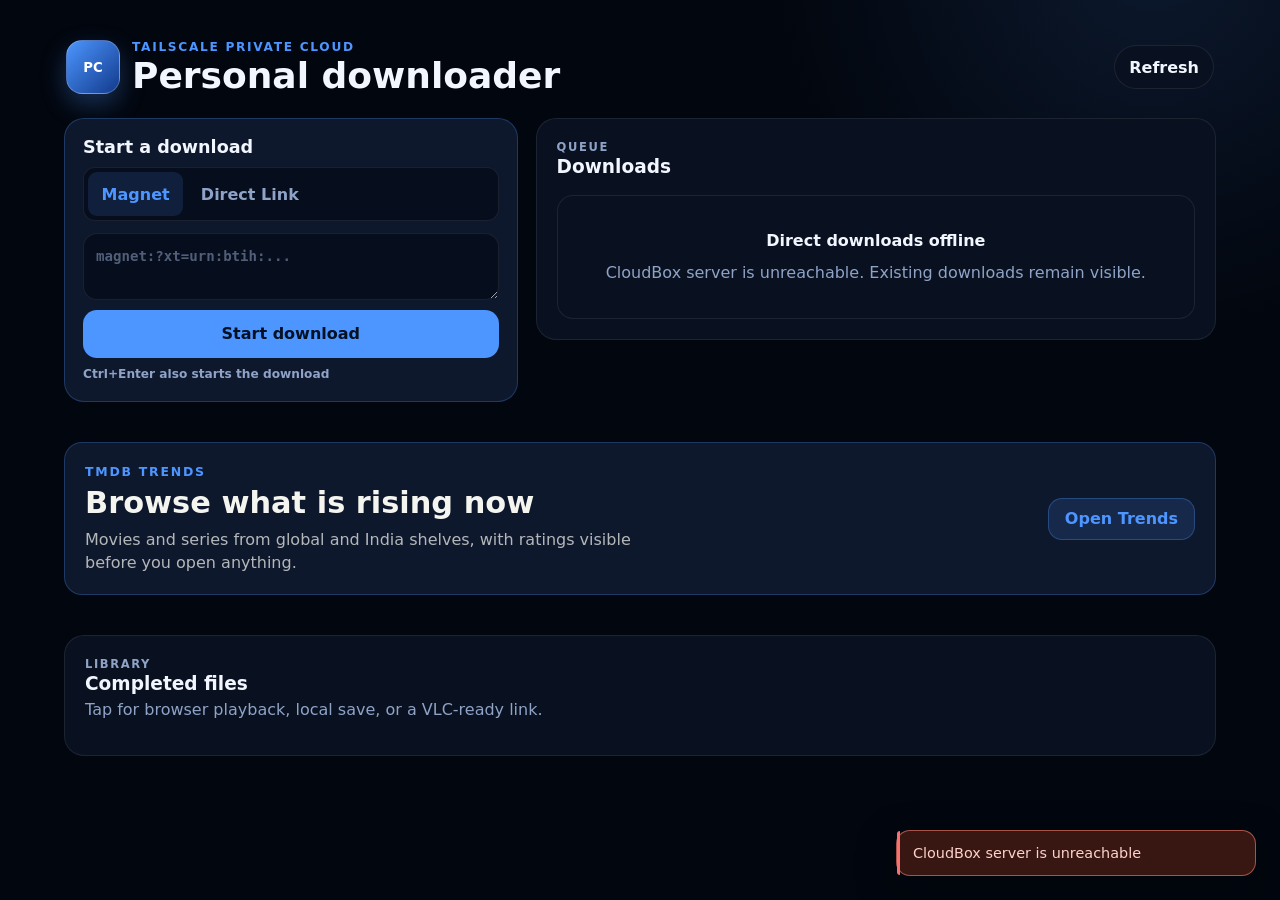
<file: frontend/index.html>
<!doctype html>
<html lang="en">
  <head>
    <meta charset="utf-8">
    <meta name="viewport" content="width=device-width, initial-scale=1">
    <title>Personal Cloud Downloader</title>
    <link rel="stylesheet" href="style.css?v=phase6-20260728">
  </head>
  <body>
    <main class="shell">
      <header class="topbar">
        <div class="brand-mark" aria-hidden="true">PC</div>
        <div class="brand-copy">
          <p class="eyebrow">Tailscale private cloud</p>
          <h1>Personal downloader</h1>
        </div>
        <button id="refreshButton" class="ghost-button" type="button" aria-label="Refresh downloads">Refresh</button>
      </header>

      <div class="dashboard-grid">
        <section class="command-panel dl-composer" aria-labelledby="addTitle">
          <div class="section-heading">
            <h2 id="addTitle">Start a download</h2>
          </div>
          <label class="magnet-field">
            <span class="visually-hidden">Magnet link</span>
            <textarea id="magnetLink" rows="2" placeholder="magnet:?xt=urn:btih:..." aria-describedby="magnetKeyboardHint"></textarea>
          </label>
          <button id="addMagnetButton" class="primary-button" type="button">Start download</button>
          <small id="magnetKeyboardHint" class="keyboard-hint">Ctrl+Enter also starts the download</small>
          <p id="status" class="status-line" role="status" aria-live="polite">Connecting to private backend...</p>
        </section>

        <section class="content-section queue-panel" aria-labelledby="torrentsTitle">
          <div class="section-heading row-heading">
            <div>
              <p class="panel-kicker">Queue</p>
              <h2 id="torrentsTitle">Downloads</h2>
              <div id="queueSummary" class="dl-summary"></div>
            </div>
            <span id="lastUpdated" class="last-updated"></span>
          </div>
          <div id="torrentList" class="stack"></div>
        </section>

        <section class="content-section files-panel" aria-labelledby="completedTitle">
          <div class="section-heading">
            <p class="panel-kicker">Library</p>
            <h2 id="completedTitle">Completed files</h2>
            <p>Tap for browser playback, local save, or a VLC-ready link.</p>
          </div>
          <div id="completedFiles" class="stack"></div>
        </section>
      </div>
    </main>

    <script src="app.js?v=direct-remove-confirm-20260817"></script>
  </body>
</html>
</file>
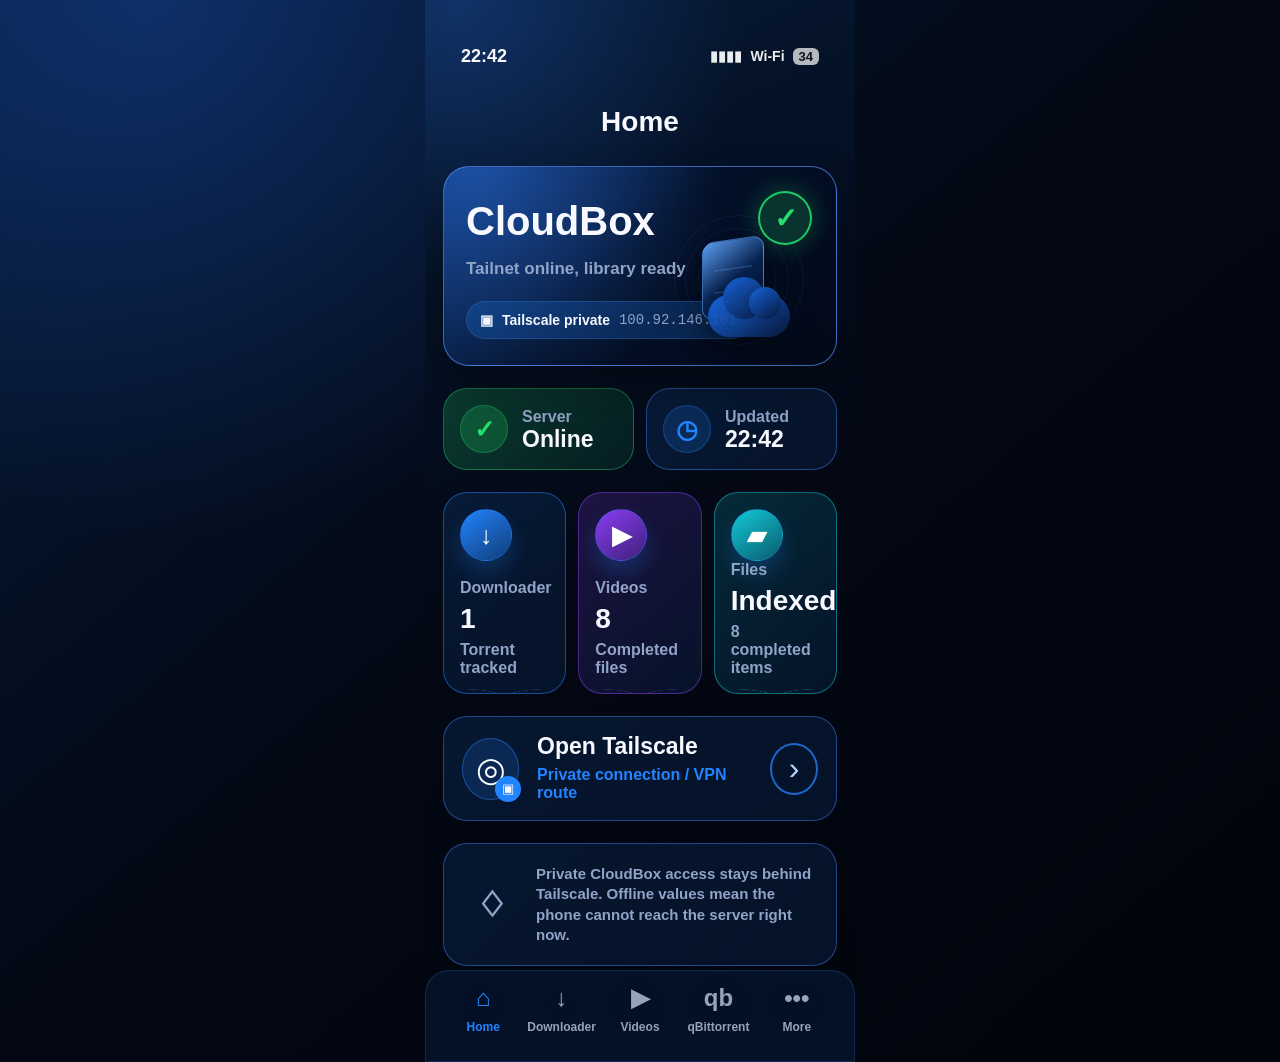
<file: design-previews/home-dashboard/index.html>
<!-- Design preview only. This file is not app runtime and makes no backend calls. -->
<!doctype html>
<html lang="en">
<head>
  <meta charset="utf-8">
  <meta name="viewport" content="width=device-width, initial-scale=1">
  <title>CloudBox Home Preview</title>
  <style>
    :root {
      color-scheme: dark;
      --bg: #030814;
      --panel: #06152d;
      --panel-2: #081d3d;
      --line: rgba(63, 126, 239, 0.48);
      --text: #f7f9ff;
      --muted: #91a3c7;
      --blue: #2384ff;
      --green: #24e06b;
      --purple: #8b3df4;
      --cyan: #13c9d9;
    }

    * {
      box-sizing: border-box;
    }

    body {
      margin: 0;
      min-height: 100vh;
      display: grid;
      place-items: center;
      background:
        radial-gradient(circle at 12% 0%, rgba(38, 113, 255, 0.26), transparent 34rem),
        linear-gradient(140deg, #061b39 0%, var(--bg) 48%, #01040c 100%);
      color: var(--text);
      font-family: -apple-system, BlinkMacSystemFont, "SF Pro Display", "Segoe UI", sans-serif;
    }

    .phone {
      width: min(100vw, 430px);
      min-height: min(100vh, 932px);
      position: relative;
      overflow: hidden;
      padding: 42px 18px 96px;
      background:
        radial-gradient(circle at 8% 0%, rgba(51, 124, 255, 0.25), transparent 18rem),
        linear-gradient(155deg, #061a35 0%, #030814 50%, #01040c 100%);
    }

    .status {
      height: 28px;
      display: flex;
      align-items: center;
      justify-content: space-between;
      padding: 0 18px;
      font-size: 18px;
      font-weight: 700;
      letter-spacing: 0;
    }

    .status-icons {
      display: flex;
      gap: 8px;
      align-items: center;
      color: rgba(255, 255, 255, 0.92);
      font-size: 14px;
    }

    .battery {
      padding: 1px 6px;
      border-radius: 6px;
      background: rgba(255, 255, 255, 0.70);
      color: #10141c;
      font-size: 13px;
      font-weight: 800;
    }

    .nav-title {
      margin: 36px 0 28px;
      text-align: center;
      font-size: 28px;
      font-weight: 800;
    }

    .stack {
      display: grid;
      gap: 22px;
    }

    .hero {
      min-height: 174px;
      position: relative;
      overflow: hidden;
      border-radius: 26px;
      padding: 34px 22px 26px;
      background:
        radial-gradient(circle at 9% 0%, rgba(54, 132, 255, 0.42), transparent 15rem),
        linear-gradient(135deg, #0b2d66 0%, #031028 48%, #020817 100%);
      border: 1px solid rgba(89, 144, 255, 0.68);
      box-shadow: 0 22px 44px rgba(0, 0, 0, 0.28);
    }

    .hero h1 {
      margin: 0;
      max-width: 210px;
      font-size: 40px;
      line-height: 1;
      letter-spacing: 0;
    }

    .subtitle {
      margin: 18px 0 22px;
      color: var(--muted);
      font-size: 17px;
      font-weight: 600;
    }

    .pill {
      width: fit-content;
      display: flex;
      gap: 9px;
      align-items: center;
      padding: 10px 13px;
      border-radius: 999px;
      background: rgba(35, 132, 255, 0.22);
      border: 1px solid rgba(80, 147, 255, 0.22);
      color: var(--text);
      font-size: 14px;
      font-weight: 800;
      white-space: nowrap;
    }

    .pill span:last-child {
      color: var(--muted);
      font-family: ui-monospace, SFMono-Regular, Menlo, monospace;
      font-weight: 500;
    }

    .badge {
      position: absolute;
      top: 24px;
      right: 24px;
      width: 54px;
      height: 54px;
      display: grid;
      place-items: center;
      border-radius: 50%;
      background: rgba(36, 224, 107, 0.18);
      border: 2px solid rgba(36, 224, 107, 0.88);
      color: var(--green);
      font-size: 28px;
      font-weight: 900;
      box-shadow: 0 0 26px rgba(36, 224, 107, 0.30);
    }

    .hero-art {
      position: absolute;
      right: 36px;
      bottom: 26px;
      width: 126px;
      height: 118px;
      opacity: 0.92;
    }

    .ring {
      position: absolute;
      inset: 0;
      margin: auto;
      border: 1px solid rgba(65, 131, 255, 0.12);
      border-radius: 50%;
    }

    .ring:nth-child(1) { width: 78px; height: 78px; }
    .ring:nth-child(2) { width: 104px; height: 104px; }
    .ring:nth-child(3) { width: 130px; height: 130px; }

    .server {
      position: absolute;
      left: 28px;
      top: 18px;
      width: 62px;
      height: 78px;
      border-radius: 12px;
      transform: skewY(-8deg);
      background: linear-gradient(145deg, #62a8ff, #082453 52%, #03132d);
      border: 1px solid rgba(97, 164, 255, 0.65);
      box-shadow: 0 16px 28px rgba(0, 0, 0, 0.35);
    }

    .server::before,
    .server::after {
      content: "";
      position: absolute;
      left: 11px;
      right: 11px;
      height: 1px;
      background: rgba(113, 181, 255, 0.36);
    }

    .server::before { top: 28px; }
    .server::after { top: 50px; }

    .cloud {
      position: absolute;
      right: 10px;
      bottom: 2px;
      width: 82px;
      height: 42px;
      border-radius: 30px;
      background: linear-gradient(145deg, #1a6bed, #061a3d);
      filter: drop-shadow(0 14px 16px rgba(0, 0, 0, 0.35));
    }

    .cloud::before,
    .cloud::after {
      content: "";
      position: absolute;
      bottom: 18px;
      border-radius: 50%;
      background: inherit;
    }

    .cloud::before {
      left: 15px;
      width: 42px;
      height: 42px;
    }

    .cloud::after {
      right: 9px;
      width: 32px;
      height: 32px;
    }

    .two {
      display: grid;
      grid-template-columns: 1fr 1fr;
      gap: 12px;
    }

    .status-card,
    .metric,
    .action,
    .note {
      border-radius: 24px;
      background: linear-gradient(135deg, rgba(35, 132, 255, 0.13), rgba(6, 21, 45, 0.88));
      border: 1px solid var(--line);
    }

    .status-card {
      min-height: 82px;
      display: flex;
      gap: 14px;
      align-items: center;
      padding: 16px;
    }

    .status-card.online {
      background: linear-gradient(135deg, rgba(36, 224, 107, 0.22), rgba(6, 34, 38, 0.78));
      border-color: rgba(36, 224, 107, 0.38);
    }

    .icon {
      width: 48px;
      height: 48px;
      display: grid;
      place-items: center;
      border-radius: 50%;
      background: rgba(35, 132, 255, 0.18);
      color: var(--blue);
      border: 1px solid rgba(35, 132, 255, 0.30);
      font-size: 25px;
      font-weight: 900;
    }

    .online .icon {
      background: rgba(36, 224, 107, 0.20);
      color: var(--green);
      border-color: rgba(36, 224, 107, 0.30);
    }

    .label {
      color: var(--muted);
      font-size: 16px;
      font-weight: 600;
    }

    .value {
      margin-top: 2px;
      color: var(--text);
      font-size: 23px;
      line-height: 1;
      font-weight: 800;
    }

    .metrics {
      display: grid;
      grid-template-columns: repeat(3, 1fr);
      gap: 12px;
    }

    .metric {
      min-height: 160px;
      position: relative;
      overflow: hidden;
      padding: 16px;
      display: flex;
      flex-direction: column;
    }

    .metric.blue { border-color: rgba(35, 132, 255, 0.50); }
    .metric.purple { border-color: rgba(139, 61, 244, 0.50); background: linear-gradient(135deg, rgba(139, 61, 244, 0.20), rgba(6, 21, 45, 0.88)); }
    .metric.cyan { border-color: rgba(19, 201, 217, 0.48); background: linear-gradient(135deg, rgba(19, 201, 217, 0.18), rgba(6, 21, 45, 0.88)); }

    .metric .icon {
      width: 52px;
      height: 52px;
      color: #fff;
      background: linear-gradient(145deg, var(--blue), rgba(35, 132, 255, 0.35));
      box-shadow: 0 12px 22px rgba(35, 132, 255, 0.24);
    }

    .metric.purple .icon { background: linear-gradient(145deg, var(--purple), rgba(139, 61, 244, 0.35)); }
    .metric.cyan .icon { background: linear-gradient(145deg, var(--cyan), rgba(19, 201, 217, 0.35)); }

    .metric-copy {
      margin-top: auto;
      position: relative;
      z-index: 2;
    }

    .metric .value {
      margin: 8px 0 8px;
      font-size: 28px;
    }

    .wave {
      position: absolute;
      left: -10px;
      right: -10px;
      bottom: -10px;
      height: 46px;
      opacity: 0.34;
      background:
        radial-gradient(70% 60% at 20% 100%, transparent 49%, currentColor 50%, transparent 52%),
        radial-gradient(70% 60% at 80% 100%, transparent 49%, currentColor 50%, transparent 52%);
      color: var(--blue);
    }

    .purple .wave { color: var(--purple); }
    .cyan .wave { color: var(--cyan); }

    .action {
      min-height: 82px;
      display: flex;
      align-items: center;
      gap: 18px;
      padding: 18px;
    }

    .action .globe {
      width: 62px;
      height: 62px;
      position: relative;
      display: grid;
      place-items: center;
      border-radius: 50%;
      background: rgba(35, 132, 255, 0.17);
      border: 1px solid rgba(35, 132, 255, 0.46);
      font-size: 34px;
    }

    .lock {
      position: absolute;
      right: -3px;
      bottom: -3px;
      width: 26px;
      height: 26px;
      display: grid;
      place-items: center;
      border-radius: 50%;
      background: var(--blue);
      font-size: 13px;
    }

    .action h2 {
      margin: 0;
      font-size: 23px;
      line-height: 1;
    }

    .action p {
      margin: 8px 0 0;
      color: var(--blue);
      font-size: 16px;
      font-weight: 600;
    }

    .chev {
      margin-left: auto;
      width: 52px;
      height: 52px;
      display: grid;
      place-items: center;
      border-radius: 50%;
      border: 2px solid rgba(35, 132, 255, 0.75);
      color: #b6d2ff;
      font-size: 32px;
    }

    .note {
      display: flex;
      gap: 18px;
      align-items: center;
      padding: 20px;
      color: var(--muted);
      font-size: 15px;
      font-weight: 600;
      line-height: 1.35;
    }

    .note-icon {
      width: 54px;
      text-align: center;
      font-size: 35px;
      flex: 0 0 auto;
    }

    .tabs {
      position: absolute;
      left: 0;
      right: 0;
      bottom: 0;
      height: 92px;
      display: grid;
      grid-template-columns: repeat(5, 1fr);
      padding: 12px 18px 24px;
      background: rgba(6, 21, 45, 0.82);
      border: 1px solid rgba(67, 120, 209, 0.25);
      border-radius: 24px 24px 0 0;
      backdrop-filter: blur(18px);
    }

    .tab {
      display: grid;
      place-items: center;
      gap: 4px;
      color: rgba(194, 205, 224, 0.78);
      font-size: 12px;
      font-weight: 600;
    }

    .tab strong {
      color: var(--blue);
    }

    .tab-icon {
      font-size: 24px;
      line-height: 1;
      filter: drop-shadow(0 6px 12px rgba(0, 0, 0, 0.25));
    }

    @media (max-width: 390px) {
      .phone {
        padding-left: 14px;
        padding-right: 14px;
      }

      .hero h1 {
        font-size: 34px;
      }

      .hero-art {
        width: 104px;
        right: 22px;
        opacity: 0.72;
      }

      .metrics {
        gap: 10px;
      }

      .metric {
        min-height: 148px;
        padding: 13px;
      }

      .metric .icon {
        width: 46px;
        height: 46px;
      }

      .label {
        font-size: 14px;
      }
    }
  </style>
</head>
<body>
  <main class="phone" aria-label="CloudBox Home dashboard preview">
    <div class="status">
      <div>22:42</div>
      <div class="status-icons">
        <span>▮▮▮▮</span>
        <span>Wi-Fi</span>
        <span class="battery">34</span>
      </div>
    </div>

    <div class="nav-title">Home</div>

    <section class="stack">
      <article class="hero">
        <h1>CloudBox</h1>
        <p class="subtitle">Tailnet online, library ready</p>
        <div class="pill">
          <span>▣</span>
          <span>Tailscale private</span>
          <span>100.92.146.101</span>
        </div>
        <div class="badge">✓</div>
        <div class="hero-art" aria-hidden="true">
          <div class="ring"></div>
          <div class="ring"></div>
          <div class="ring"></div>
          <div class="server"></div>
          <div class="cloud"></div>
        </div>
      </article>

      <section class="two">
        <article class="status-card online">
          <div class="icon">✓</div>
          <div>
            <div class="label">Server</div>
            <div class="value">Online</div>
          </div>
        </article>
        <article class="status-card">
          <div class="icon">◷</div>
          <div>
            <div class="label">Updated</div>
            <div class="value">22:42</div>
          </div>
        </article>
      </section>

      <section class="metrics">
        <article class="metric blue">
          <div class="icon">↓</div>
          <div class="metric-copy">
            <div class="label">Downloader</div>
            <div class="value">1</div>
            <div class="label">Torrent tracked</div>
          </div>
          <div class="wave"></div>
        </article>
        <article class="metric purple">
          <div class="icon">▶</div>
          <div class="metric-copy">
            <div class="label">Videos</div>
            <div class="value">8</div>
            <div class="label">Completed files</div>
          </div>
          <div class="wave"></div>
        </article>
        <article class="metric cyan">
          <div class="icon">▰</div>
          <div class="metric-copy">
            <div class="label">Files</div>
            <div class="value">Indexed</div>
            <div class="label">8 completed items</div>
          </div>
          <div class="wave"></div>
        </article>
      </section>

      <article class="action">
        <div class="globe">◎<span class="lock">▣</span></div>
        <div>
          <h2>Open Tailscale</h2>
          <p>Private connection / VPN route</p>
        </div>
        <div class="chev">›</div>
      </article>

      <article class="note">
        <div class="note-icon">♢</div>
        <div>Private CloudBox access stays behind Tailscale. Offline values mean the phone cannot reach the server right now.</div>
      </article>
    </section>

    <nav class="tabs" aria-label="Tab bar preview">
      <div class="tab"><strong class="tab-icon">⌂</strong><strong>Home</strong></div>
      <div class="tab"><span class="tab-icon">↓</span><span>Downloader</span></div>
      <div class="tab"><span class="tab-icon">▶</span><span>Videos</span></div>
      <div class="tab"><span class="tab-icon">qb</span><span>qBittorrent</span></div>
      <div class="tab"><span class="tab-icon">•••</span><span>More</span></div>
    </nav>
  </main>
</body>
</html>
</file>
<file: frontend/style.css>
:root {
  color-scheme: light;
  font-family: ui-sans-serif, system-ui, -apple-system, BlinkMacSystemFont, "Segoe UI", sans-serif;
  background: oklch(96% 0.012 205);
  color: oklch(20% 0.026 220);
  --page: oklch(96% 0.012 205);
  --ink: oklch(20% 0.026 220);
  --surface: oklch(99% 0.007 205);
  --surface-strong: oklch(93.8% 0.018 205);
  --panel: oklch(26% 0.038 225);
  --panel-soft: oklch(32% 0.045 220);
  --panel-ink: oklch(96% 0.009 205);
  --line: oklch(85% 0.022 205);
  --muted: oklch(48% 0.025 220);
  --accent: oklch(56% 0.13 169);
  --accent-strong: oklch(43% 0.11 169);
  --accent-soft: oklch(92% 0.055 169);
  --danger: oklch(50% 0.14 28);
  --danger-soft: oklch(95% 0.03 28);
  --ok-soft: oklch(93% 0.055 150);
  --wait-soft: oklch(93% 0.02 235);
  --radius: 22px;
  --shadow: 0 24px 60px oklch(45% 0.035 220 / 0.16);
}

* {
  box-sizing: border-box;
}

.visually-hidden {
  position: absolute;
  width: 1px;
  height: 1px;
  padding: 0;
  margin: -1px;
  overflow: hidden;
  clip: rect(0, 0, 0, 0);
  clip-path: inset(50%);
  white-space: nowrap;
  border: 0;
}

body {
  margin: 0;
  min-height: 100vh;
  background:
    linear-gradient(135deg, oklch(89% 0.035 185) 0 22%, transparent 22%),
    radial-gradient(circle at 85% 8%, oklch(88% 0.045 155), transparent 24rem),
    linear-gradient(180deg, oklch(98% 0.009 205), var(--page));
}

button,
textarea {
  font: inherit;
}

button {
  border: 0;
  cursor: pointer;
}

button:disabled {
  cursor: wait;
  opacity: 0.68;
}

.shell {
  width: min(1180px, 100%);
  margin: 0 auto;
  padding: 16px 14px calc(120px + env(safe-area-inset-bottom));
}

.topbar {
  display: flex;
  align-items: center;
  gap: 12px;
  padding: 8px 2px 16px;
}

.brand-mark {
  display: grid;
  place-items: center;
  flex: 0 0 46px;
  width: 46px;
  height: 46px;
  border-radius: 16px;
  background: var(--panel);
  color: var(--panel-ink);
  font-size: 0.83rem;
  font-weight: 900;
  box-shadow: 0 12px 28px oklch(35% 0.04 220 / 0.22);
}

.brand-copy {
  min-width: 0;
  flex: 1;
}

.eyebrow,
.section-heading p,
.meta,
.empty,
.status-line,
.last-updated,
.panel-kicker {
  color: var(--muted);
}

.eyebrow {
  margin: 0 0 4px;
  font-size: 0.76rem;
  font-weight: 800;
  letter-spacing: 0.08em;
  text-transform: uppercase;
}

h1,
h2,
h3,
p {
  margin-top: 0;
}

h1 {
  margin-bottom: 0;
  font-size: clamp(1.35rem, 4vw, 2.25rem);
  line-height: 1;
  letter-spacing: 0;
}

h2 {
  margin-bottom: 4px;
  font-size: 1.16rem;
}

h3 {
  margin-bottom: 8px;
  font-size: 1rem;
  line-height: 1.25;
  overflow-wrap: anywhere;
}

.command-panel,
.content-section {
  background: color-mix(in oklch, var(--surface) 92%, transparent);
  border: 1px solid var(--line);
  border-radius: var(--radius);
  box-shadow: var(--shadow);
}

.dashboard-grid {
  display: grid;
  gap: 14px;
}

.command-panel {
  padding: 18px;
  background:
    linear-gradient(140deg, color-mix(in oklch, var(--panel) 96%, transparent), var(--panel-soft));
  color: var(--panel-ink);
  border-color: oklch(58% 0.045 215 / 0.38);
}

.content-section {
  padding: 16px;
}

.section-heading {
  margin-bottom: 14px;
}

.section-heading p {
  margin-bottom: 0;
  line-height: 1.45;
}

.command-panel .section-heading p,
.command-panel .panel-kicker,
.command-panel .status-line {
  color: oklch(82% 0.018 210);
}

.command-panel .section-heading h2 {
  color: var(--panel-ink);
}

.panel-kicker {
  margin-bottom: 6px;
  font-size: 0.72rem;
  font-weight: 900;
  letter-spacing: 0.11em;
  text-transform: uppercase;
}

.row-heading {
  display: flex;
  align-items: flex-start;
  justify-content: space-between;
  gap: 12px;
}

.last-updated {
  flex: 0 0 auto;
  padding-top: 3px;
  font-size: 0.78rem;
}

.last-updated.stale {
  color: oklch(75% 0.12 80);
}

.magnet-field {
  display: grid;
  gap: 8px;
  font-weight: 750;
}

.magnet-field span {
  font-size: 0.92rem;
}

.keyboard-hint {
  display: block;
  margin-top: 8px;
  color: var(--muted);
  font-size: 0.78rem;
  font-weight: 600;
  line-height: 1.4;
}

.command-panel.dl-composer {
  padding: 18px;
}

.dl-composer .section-heading {
  margin-bottom: 10px;
}

.dl-composer .section-heading h2 {
  margin-bottom: 0;
  font-size: 1.1rem;
}

.dl-composer .magnet-field {
  gap: 0;
}

.dl-composer #magnetLink {
  min-height: 88px;
  padding: 12px;
  border-radius: 14px;
}

.dl-composer #addMagnetButton {
  width: 100%;
  min-height: 48px;
  margin-top: 10px;
}

.dl-composer .keyboard-hint {
  margin-top: 8px;
  color: var(--muted);
  font-size: 0.76rem;
  font-weight: 600;
}

textarea {
  width: 100%;
  min-width: 0;
  max-width: 100%;
  resize: vertical;
  min-height: 116px;
  border: 1px solid oklch(70% 0.03 210 / 0.55);
  border-radius: 16px;
  padding: 14px;
  background: oklch(98% 0.006 205);
  color: inherit;
  line-height: 1.45;
  overflow-wrap: anywhere;
  word-break: break-word;
  outline: none;
}

textarea:focus {
  border-color: var(--accent);
  box-shadow: 0 0 0 4px oklch(75% 0.07 178 / 0.28);
}

.primary-button,
.ghost-button,
.action-button {
  min-height: 44px;
  border-radius: 999px;
  font-weight: 850;
}

.primary-button {
  width: 100%;
  margin-top: 12px;
  background: var(--accent);
  color: oklch(98% 0.006 190);
  box-shadow: 0 16px 26px oklch(42% 0.12 169 / 0.28);
}

.primary-button:hover {
  background: var(--accent-strong);
}

.ghost-button {
  width: auto;
  margin-left: auto;
  padding: 0 14px;
  background: color-mix(in oklch, var(--surface) 80%, transparent);
  color: var(--ink);
  border: 1px solid var(--line);
}

#status.status-line {
  --toast-rail: var(--accent);
  position: fixed;
  left: 50%;
  bottom: max(16px, env(safe-area-inset-bottom));
  z-index: 100;
  width: min(calc(100vw - 28px), 420px);
  min-height: 0;
  margin: 0;
  padding: 12px 16px;
  transform: translateX(-50%);
  border: 1px solid color-mix(in oklch, var(--accent) 38%, var(--line));
  border-radius: 14px;
  background: #0E182D;
  box-shadow: 0 14px 36px oklch(10% 0.025 230 / 0.38);
  color: var(--ink);
  font-size: 0.9rem;
  line-height: 1.4;
  pointer-events: none;
}

#status.status-line::before {
  content: "";
  position: absolute;
  inset: 0 auto 0 0;
  width: 3px;
  border-radius: 14px 0 0 14px;
  background: var(--toast-rail);
}

#status.status-line[hidden] {
  display: none;
}

#status.status-line.warning {
  --toast-rail: oklch(75% 0.13 80);
  border-color: oklch(72% 0.11 80 / 0.7);
  background: oklch(28% 0.045 75);
  color: oklch(90% 0.07 85);
}

#status.status-line.error,
#status.status-line.offline {
  --toast-rail: var(--danger);
  border-color: oklch(65% 0.13 28 / 0.72);
  background: oklch(25% 0.055 28);
  color: oklch(90% 0.055 28);
}

.stack {
  display: grid;
  gap: 10px;
}

.row-heading > div {
  min-width: 0;
}

.dl-summary {
  display: flex;
  flex-wrap: wrap;
  gap: 6px;
  max-width: 100%;
  margin-top: 8px;
}

.dl-summary[hidden] {
  display: none;
}

.dl-summary__chip {
  min-height: 24px;
  display: inline-flex;
  align-items: center;
  padding: 0 9px;
  border: 1px solid transparent;
  border-radius: 999px;
  font-size: 0.72rem;
  font-weight: 750;
  line-height: 1;
  white-space: nowrap;
}

.dl-summary__chip--active {
  border-color: rgba(77, 150, 255, 0.3);
  background: var(--accent-soft);
  color: var(--accent);
}

.dl-summary__chip--ready {
  border-color: rgba(74, 222, 128, 0.3);
  background: var(--ok-soft);
  color: #4ADE80;
}

.dl-summary__chip--failed {
  border-color: rgba(248, 113, 113, 0.3);
  background: var(--danger-soft);
  color: #FCA5A5;
}

.dl-summary__chip--waiting {
  border-color: rgba(111, 130, 159, 0.3);
  background: var(--wait-soft);
  color: #8FA3C7;
}

.file-card,
.empty-card {
  border: 1px solid var(--line);
  border-radius: 18px;
  background: oklch(99.3% 0.005 190);
}

.file-card {
  padding: 15px;
}

.dl-card {
  --dl-rail: var(--muted);
  position: relative;
  display: grid;
  gap: 8px;
  min-width: 0;
  overflow: hidden;
  padding: 12px 12px 10px 15px;
  border: 1px solid var(--line);
  border-radius: 14px;
  background: #0E182D;
}

.dl-card::before {
  content: "";
  position: absolute;
  inset: 0 auto 0 0;
  width: 3px;
  background: var(--dl-rail);
}

.dl-card--downloading {
  --dl-rail: var(--accent);
}

.dl-card--waiting {
  --dl-rail: #6F829F;
}

.dl-card--completed {
  --dl-rail: #4ADE80;
}

.dl-card--failed {
  --dl-rail: var(--danger);
}

.dl-card__header,
.dl-card__footer,
.dl-card__state-row {
  display: flex;
  align-items: center;
  justify-content: space-between;
  gap: 12px;
  min-width: 0;
}

.dl-card__title {
  min-width: 0;
  margin: 0;
  font-size: 0.96rem;
  line-height: 1.3;
  overflow-wrap: anywhere;
  word-break: break-word;
}

.dl-card__percent {
  flex: 0 0 auto;
  color: var(--ink);
  font-family: ui-monospace, SFMono-Regular, Menlo, Consolas, monospace;
  font-size: 0.86rem;
  font-weight: 800;
  text-align: right;
}

.dl-card__state,
.dl-card__time {
  margin: 0;
  color: var(--muted);
  font-size: 0.8rem;
  line-height: 1.35;
  overflow-wrap: anywhere;
}

.dl-card__state--completed {
  color: #4ADE80;
}

.dl-card__state--failed {
  color: #FCA5A5;
}

.dl-progress {
  min-width: 0;
  flex: 1;
}

.dl-card__state-row .dl-progress {
  flex: 0 1 46%;
}

.dl-bar {
  position: relative;
  height: 10px;
  overflow: hidden;
  border-radius: 999px;
  background: rgba(255, 255, 255, 0.1);
}

.dl-bar--waiting {
  background: rgba(111, 130, 159, 0.18);
}

.dl-bar__fill {
  position: absolute;
  inset: 0 auto 0 0;
  width: var(--progress, 0%);
  border-radius: inherit;
  background: var(--accent);
}

.dl-delete {
  flex: 0 0 auto;
  min-height: 44px;
  padding: 0 10px;
  border: 1px solid transparent;
  border-radius: 10px;
  background: transparent;
  color: #FCA5A5;
  font-size: 0.82rem;
  font-weight: 700;
}

.dl-delete:hover {
  border-color: rgba(248, 113, 113, 0.28);
  background: var(--danger-soft);
}

.dl-skeleton {
  display: grid;
  pointer-events: none;
}

.dl-skeleton__line {
  height: 12px;
  border-radius: 999px;
  background: var(--surface-strong);
}

.dl-skeleton__title {
  width: 68%;
  height: 18px;
}

.dl-skeleton__meta {
  width: 44%;
}

.dl-skeleton__bar {
  width: 100%;
  height: 10px;
}

#torrentList.offline .dl-card:not(.dl-skeleton) {
  opacity: 0.7;
  filter: saturate(0.7);
}

@keyframes dl-skeleton-pulse {
  50% {
    opacity: 0.48;
  }
}

@media (prefers-reduced-motion: no-preference) {
  .dl-skeleton .dl-skeleton__line {
    animation: dl-skeleton-pulse 1.4s ease-in-out infinite;
  }
}

.empty-card {
  display: grid;
  gap: 8px;
  min-height: 124px;
  place-content: center;
  padding: 20px;
  text-align: center;
  background:
    linear-gradient(135deg, oklch(98% 0.01 205), oklch(95% 0.018 195));
}

.empty-card h3 {
  margin-bottom: 4px;
}

.empty-card p,
.meta {
  margin-bottom: 0;
}

.file-title {
  min-width: 0;
}

.queue-panel {
  min-width: 0;
}

.actions {
  display: grid;
  grid-template-columns: repeat(3, minmax(0, 1fr));
  gap: 8px;
  margin-top: 14px;
}

.action-button {
  display: inline-flex;
  align-items: center;
  justify-content: center;
  padding: 0 12px;
  color: var(--accent-strong);
  background: var(--accent-soft);
  text-decoration: none;
  font-size: 0.9rem;
  text-align: center;
}

.action-button.danger {
  grid-column: 1 / -1;
  color: var(--danger);
  background: transparent;
  border: 1px solid oklch(82% 0.055 28);
}

.command-panel :is(textarea, button):focus-visible,
.queue-panel .dl-delete:focus-visible,
.topbar .ghost-button:focus-visible {
  outline: 3px solid var(--accent);
  outline-offset: 3px;
}

.file-card .actions {
  margin-top: 10px;
}

.file-name {
  margin-bottom: 6px;
  overflow-wrap: anywhere;
}

@media (max-width: 520px) {
  .command-panel {
    margin-inline: -2px;
  }

  .dl-card__state-row {
    align-items: stretch;
    flex-direction: column;
    gap: 6px;
  }

  .file-card .actions {
    grid-template-columns: 1fr;
  }
}

@media (min-width: 760px) {
  #status.status-line {
    right: max(24px, env(safe-area-inset-right));
    bottom: 24px;
    left: auto;
    width: min(360px, calc(100vw - 48px));
    transform: none;
  }

  .shell {
    padding-top: 32px;
    padding-bottom: 96px;
  }

  .topbar {
    padding-bottom: 24px;
  }

  .brand-mark {
    width: 54px;
    height: 54px;
    flex-basis: 54px;
  }

  .dashboard-grid {
    grid-template-columns: minmax(300px, 0.8fr) minmax(360px, 1.2fr);
    align-items: start;
    gap: 18px;
  }

  .command-panel {
    position: sticky;
    top: 22px;
    z-index: 2;
    align-self: start;
    padding: 22px;
  }

  .command-panel.dl-composer {
    padding: 18px;
  }

  .dl-composer #magnetLink {
    min-height: 64px;
  }

  .queue-panel {
    grid-column: 2;
  }

  .files-panel {
    grid-column: 1 / -1;
  }

  #trendsHomeEntry,
  #trendsView {
    grid-column: 1 / -1;
  }

  .content-section {
    padding: 20px;
  }

  .file-card {
    padding: 16px;
  }

  .action-button.danger {
    grid-column: auto;
  }
}
</file>
